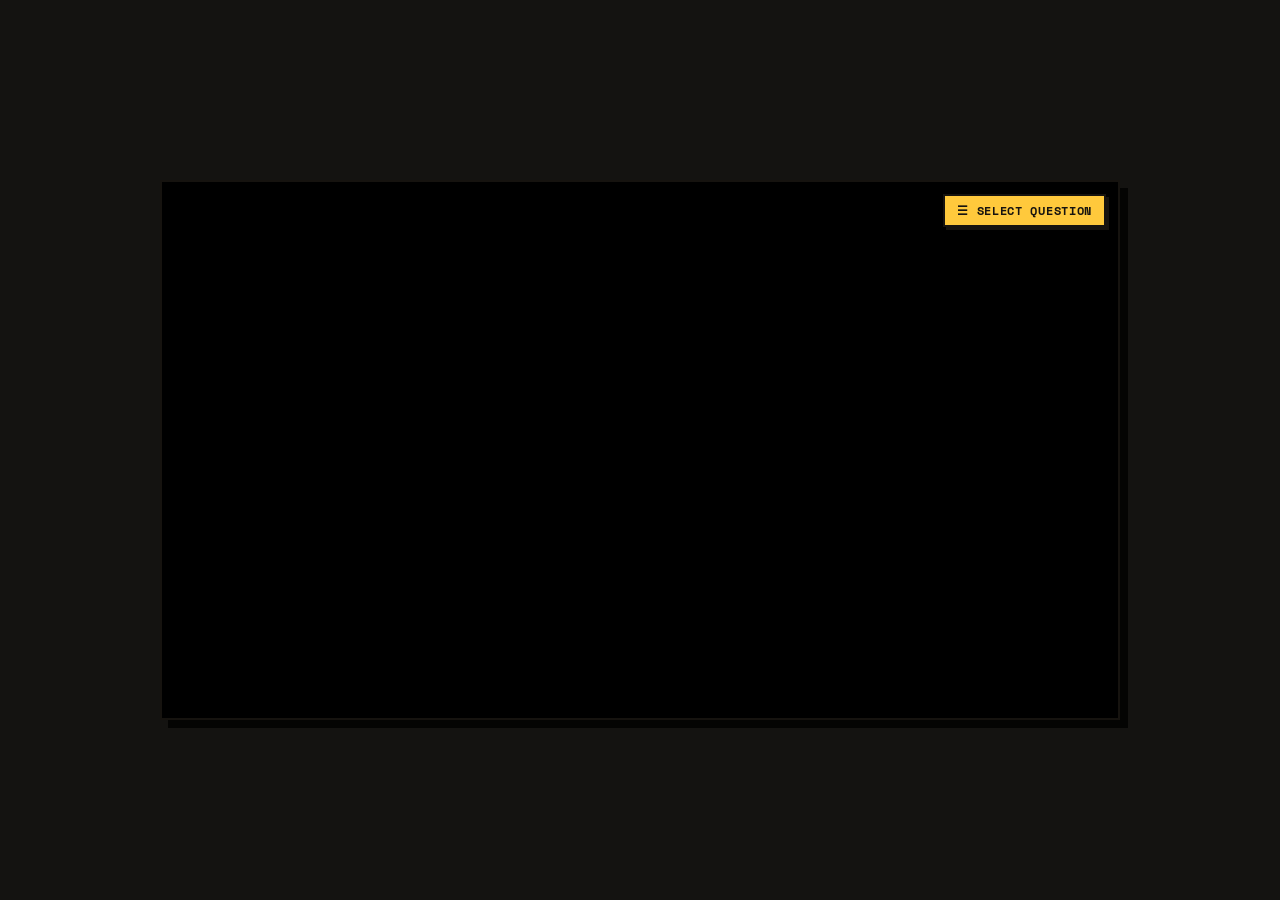
<file: ask me/index.html>
<!DOCTYPE html>
<html lang="en">
<head>
<meta charset="utf-8"/>
<meta name="viewport" content="width=device-width, initial-scale=1"/>
<title>James Amit — Interactive Video Dashboard</title>
<link rel="preconnect" href="https://fonts.googleapis.com"/>
<link rel="preconnect" href="https://fonts.gstatic.com" crossorigin/>
<link href="https://fonts.googleapis.com/css2?family=Fraunces:ital,opsz,wght@0,9..144,700;0,9..144,800;1,9..144,400&family=Inter:wght@400;500;600&family=Space+Mono:wght@400;700&display=swap" rel="stylesheet"/>
<style>
  :root {
    --bg-paper: #F4EFE6;
    --ink: #16130F;
    --accent-orange: #FF4D2E;
    --accent-blue: #2B4CFF;
    --accent-yellow: #FFC93C;
    --accent-mint: #8FE3C0;
    --accent-pink: #FFB3C7;
    --dark-container: #141311;
    --dark-card: #1D1B17;
    
    --font-heading: 'Fraunces', Georgia, serif;
    --font-body: 'Inter', system-ui, -apple-system, sans-serif;
    --font-mono: 'Space Mono', monospace;
  }

  * { box-sizing: border-box; margin: 0; padding: 0; }

  body {
    background-color: var(--dark-container);
    color: #F4EFE6;
    font-family: var(--font-body);
    display: flex;
    justify-content: center;
    align-items: center;
    min-height: 100vh;
    padding: 10px;
  }

  .embedded-video-widget {
    position: relative;
    width: 100%;
    max-width: 960px;
    aspect-ratio: 16 / 9;
    background-color: #000;
    border: 2px solid var(--ink);
    box-shadow: 8px 8px 0px rgba(0,0,0,0.8);
    overflow: hidden;
    user-select: none;
    container-type: inline-size;
  }

  video {
    width: 100%;
    height: 100%;
    object-fit: cover;
    display: block;
  }

  .menu-toggle-btn {
    position: absolute;
    top: 12px;
    right: 12px;
    z-index: 30;
    background: var(--accent-yellow);
    color: var(--ink);
    border: 2px solid var(--ink);
    box-shadow: 3px 3px 0px var(--ink);
    padding: 6px 12px;
    font-family: var(--font-mono);
    font-size: clamp(0.6rem, 1.2vw, 0.72rem);
    font-weight: 700;
    text-transform: uppercase;
    letter-spacing: 0.06em;
    cursor: pointer;
    display: flex;
    align-items: center;
    gap: 6px;
    transition: transform 0.15s, box-shadow 0.15s, background-color 0.15s;
  }

  .menu-toggle-btn:hover {
    transform: translate(-1px, -1px);
    box-shadow: 4px 4px 0px var(--ink);
    background: #ffdb70;
  }

  .menu-drawer {
    position: absolute;
    inset: 0;
    background: rgba(20, 19, 17, 0.95);
    backdrop-filter: blur(8px);
    z-index: 20;
    display: flex;
    flex-direction: column;
    justify-content: space-between;
    padding: clamp(10px, 2.5vw, 20px);
    opacity: 0;
    pointer-events: none;
    transition: opacity 0.25s ease;
  }

  .menu-drawer.open {
    opacity: 1;
    pointer-events: auto;
  }

  .drawer-header {
    display: flex;
    justify-content: space-between;
    align-items: center;
    border-bottom: 2px solid rgba(244, 239, 230, 0.2);
    padding-bottom: 8px;
    margin-bottom: 8px;
    flex-shrink: 0;
  }

  .drawer-title {
    font-family: var(--font-heading);
    font-size: clamp(0.95rem, 2.2vw, 1.3rem);
    color: var(--bg-paper);
  }

  .progress-badge {
    font-family: var(--font-mono);
    font-size: clamp(0.58rem, 1vw, 0.7rem);
    background: var(--accent-mint);
    color: var(--ink);
    padding: 2px 6px;
    border: 1px solid var(--ink);
    font-weight: bold;
  }

  /* Question Grid: Responsive Scrollable Area */
  .questions-grid {
    display: grid;
    grid-template-columns: repeat(2, 1fr);
    gap: 8px;
    overflow-y: auto;
    padding-right: 4px;
    flex: 1;
    margin-bottom: 8px;
  }

  /* Custom Scrollbar for Drawer */
  .questions-grid::-webkit-scrollbar {
    width: 5px;
  }
  .questions-grid::-webkit-scrollbar-track {
    background: rgba(255, 255, 255, 0.05);
  }
  .questions-grid::-webkit-scrollbar-thumb {
    background: var(--accent-yellow);
    border-radius: 2px;
  }

  @container (max-width: 520px) {
    .questions-grid {
      grid-template-columns: 1fr;
      gap: 6px;
    }
  }

  .q-card {
    background: var(--dark-card);
    border: 2px solid rgba(244, 239, 230, 0.2);
    padding: clamp(8px, 1.5vw, 12px);
    cursor: pointer;
    text-align: left;
    transition: all 0.2s ease;
    display: flex;
    flex-direction: column;
    justify-content: center;
    position: relative;
    color: #F4EFE6;
    min-height: 52px;
  }

  .q-card:hover {
    border-color: var(--accent-yellow);
    transform: translateY(-1px);
  }

  .q-card.active {
    border-color: var(--accent-orange);
    background: #26221c;
  }

  .q-card.completed::after {
    content: "✓ WATCHED";
    position: absolute;
    top: 6px;
    right: 6px;
    font-family: var(--font-mono);
    font-size: clamp(0.5rem, 0.8vw, 0.6rem);
    background: var(--accent-mint);
    color: var(--ink);
    padding: 1px 4px;
    font-weight: bold;
  }

  .q-tag {
    font-family: var(--font-mono);
    font-size: clamp(0.58rem, 1vw, 0.68rem);
    color: var(--accent-yellow);
    text-transform: uppercase;
    margin-bottom: 2px;
  }

  .q-text {
    font-family: var(--font-body);
    font-size: clamp(0.72rem, 1.2vw, 0.85rem);
    font-weight: 500;
    line-height: 1.25;
    padding-right: 45px;
  }

  .drawer-footer {
    display: flex;
    justify-content: space-between;
    align-items: center;
    gap: 10px;
    flex-shrink: 0;
    border-top: 1px solid rgba(244, 239, 230, 0.15);
    padding-top: 8px;
  }

  .bg-vol-control {
    display: flex;
    align-items: center;
    gap: 6px;
    font-family: var(--font-mono);
    font-size: clamp(0.58rem, 1vw, 0.68rem);
    color: #A79F8F;
  }

  .bg-vol-slider {
    width: clamp(50px, 10vw, 80px);
    height: 4px;
    accent-color: var(--accent-yellow);
    cursor: pointer;
  }

  .title-btn {
    background: transparent;
    border: 1px solid rgba(244, 239, 230, 0.4);
    color: #F4EFE6;
    font-family: var(--font-mono);
    font-size: clamp(0.58rem, 1vw, 0.7rem);
    padding: 4px 8px;
    cursor: pointer;
  }

  .title-btn:hover {
    border-color: #FFF;
    background: rgba(255,255,255,0.1);
  }

  .controls-bar {
    position: absolute;
    bottom: 0;
    left: 0;
    right: 0;
    background: linear-gradient(transparent, rgba(0,0,0,0.85));
    padding: 16px 12px 8px;
    display: flex;
    align-items: center;
    gap: 10px;
    z-index: 10;
    opacity: 0;
    transition: opacity 0.3s;
  }

  .embedded-video-widget:hover .controls-bar,
  .controls-bar.active {
    opacity: 1;
  }

  .ctrl-btn {
    background: none;
    border: none;
    color: #FFF;
    font-size: 1rem;
    cursor: pointer;
  }

  .progress-bar-container {
    flex: 1;
    height: 5px;
    background: rgba(255, 255, 255, 0.3);
    cursor: pointer;
    position: relative;
  }

  .progress-bar-fill {
    height: 100%;
    background: var(--accent-orange);
    width: 0%;
  }

  .completion-modal {
    position: absolute;
    inset: 0;
    background: rgba(20, 19, 17, 0.95);
    z-index: 40;
    display: flex;
    justify-content: center;
    align-items: center;
    padding: 16px;
    opacity: 0;
    pointer-events: none;
    transition: opacity 0.3s ease;
  }

  .completion-modal.active {
    opacity: 1;
    pointer-events: auto;
  }

  .modal-card {
    background: var(--bg-paper);
    color: var(--ink);
    border: 2px solid var(--ink);
    box-shadow: 6px 6px 0px var(--accent-orange);
    padding: clamp(16px, 3vw, 24px);
    max-width: 440px;
    text-align: center;
    transform: rotate(-0.5deg);
  }

  .modal-card h3 {
    font-family: var(--font-heading);
    font-size: clamp(1.3rem, 3vw, 1.7rem);
    margin-bottom: 8px;
  }

  .modal-card p {
    font-size: clamp(0.8rem, 1.5vw, 0.92rem);
    color: #5d564a;
    margin-bottom: 16px;
  }

  .modal-btn-group {
    display: flex;
    gap: 8px;
    justify-content: center;
    flex-wrap: wrap;
  }

  .btn {
    display: inline-flex;
    align-items: center;
    gap: 6px;
    padding: 10px 16px;
    border: 2px solid var(--ink);
    font-weight: 600;
    text-decoration: none;
    cursor: pointer;
    background: var(--bg-paper);
    color: var(--ink);
    box-shadow: 3px 3px 0px var(--ink);
    font-size: clamp(0.75rem, 1.2vw, 0.85rem);
    font-family: var(--font-body);
  }

  .btn.li { background: #0a66c2; color: #fff; }
  .btn:hover { transform: translate(1px, 1px); box-shadow: 2px 2px 0px var(--ink); }
</style>
</head>
<body>

<div class="embedded-video-widget" id="videoWidget">
  <!-- Title video plays on start -->
  <video id="mainVideo" playsinline muted loop src="videos/00.mp4"></video>
  <audio id="bgMusic" src="videos/bg.mp3" loop></audio>

  <button class="menu-toggle-btn" id="menuToggleBtn">
    <span>☰ Select Question</span>
  </button>

  <div class="menu-drawer" id="menuDrawer">
    <div class="drawer-header">
      <div class="drawer-title">Interactive Q&amp;A Dashboard</div>
      <div class="progress-badge" id="progressBadge">PROGRESS: 0/4</div>
    </div>

    <!-- Scrollable Questions Container -->
    <div class="questions-grid">
      <div class="q-card" data-q="1">
        <div class="q-tag">Question 01</div>
        <div class="q-text">What is ADDIE, and when should you use it?</div>
      </div>
      <div class="q-card" data-q="2">
        <div class="q-tag">Question 02</div>
        <div class="q-text">How do you know if a problem actually requires training?</div>
      </div>
      <div class="q-card" data-q="3">
        <div class="q-tag">Question 03</div>
        <div class="q-text">How do you turn complex info into engaging microlearning?</div>
      </div>
      <div class="q-card" data-q="4">
        <div class="q-tag">Question 04</div>
        <div class="q-text">How do you measure if training improves employee performance?</div>
      </div>
    </div>

    <div class="drawer-footer">
      <button class="title-btn" id="resetTitleBtn">↺ Title Screen</button>
      
      <!-- BGM Volume Controls -->
      <div class="bg-vol-control">
        <span>🎵 BGM</span>
        <input type="range" id="bgVolumeSlider" class="bg-vol-slider" min="0" max="1" step="0.05" value="0.4">
      </div>
    </div>
  </div>

  <div class="controls-bar" id="controlsBar">
    <button class="ctrl-btn" id="playPauseBtn">▶</button>
    <div class="progress-bar-container" id="progressBarContainer">
      <div class="progress-bar-fill" id="progressBarFill"></div>
    </div>
    <button class="ctrl-btn" id="muteBtn">🔊</button>
  </div>

  <div class="completion-modal" id="completionModal">
    <div class="modal-card">
      <h3>That's a wrap! 🎬</h3>
      <p>Thanks for watching all four answers! Interested in discussing instructional design, telecommunications training, or custom learning projects?</p>
      <div class="modal-btn-group">
        <a class="btn li" href="https://www.linkedin.com/in/amitjamesmadr/" target="_blank" rel="noopener">Message me on LinkedIn ↗</a>
        <button class="btn" id="replayBtn">Replay Videos</button>
      </div>
    </div>
  </div>
</div>

<script>
  const videoWidget = document.getElementById('videoWidget');
  const mainVideo = document.getElementById('mainVideo');
  const bgMusic = document.getElementById('bgMusic');
  const bgVolumeSlider = document.getElementById('bgVolumeSlider');
  const menuToggleBtn = document.getElementById('menuToggleBtn');
  const menuDrawer = document.getElementById('menuDrawer');
  const resetTitleBtn = document.getElementById('resetTitleBtn');
  const playPauseBtn = document.getElementById('playPauseBtn');
  const progressBarContainer = document.getElementById('progressBarContainer');
  const progressBarFill = document.getElementById('progressBarFill');
  const muteBtn = document.getElementById('muteBtn');
  const progressBadge = document.getElementById('progressBadge');
  const completionModal = document.getElementById('completionModal');
  const replayBtn = document.getElementById('replayBtn');
  const qCards = document.querySelectorAll('.q-card');

  let currentVideoIndex = 0; // 0 = Title Video (00.mp4)
  const completedQuestions = new Set();
  let userBGMVolume = 0.4;

  // Initial sound setup
  bgMusic.volume = userBGMVolume;
  bgMusic.play().catch(() => {
    document.addEventListener('click', () => bgMusic.play(), { once: true });
  });

  // Dynamic Volume Control Slider
  bgVolumeSlider.addEventListener('input', (e) => {
    userBGMVolume = parseFloat(e.target.value);
    adjustAudioDucking(currentVideoIndex !== 0);
  });

  // Audio ducking calculation based on user's volume setting
  function adjustAudioDucking(isQAActive) {
    const targetVolume = isQAActive ? userBGMVolume * 0.2 : userBGMVolume;
    let fadeInterval = setInterval(() => {
      if (Math.abs(bgMusic.volume - targetVolume) < 0.02) {
        bgMusic.volume = targetVolume;
        clearInterval(fadeInterval);
      } else if (bgMusic.volume < targetVolume) {
        bgMusic.volume += 0.02;
      } else {
        bgMusic.volume -= 0.02;
      }
    }, 40);
  }

  function playVideoSource(index) {
    currentVideoIndex = index;
    const formattedIndex = String(index).padStart(2, '0');
    mainVideo.src = `videos/${formattedIndex}.mp4`;

    if (index === 0) {
      mainVideo.loop = true;
      mainVideo.muted = true;
      adjustAudioDucking(false);
    } else {
      mainVideo.loop = false;
      mainVideo.muted = false;
      adjustAudioDucking(true);
    }

    mainVideo.play().catch(err => console.log('Autoplay restricted:', err));
    updateActiveCard();
  }

  function updateActiveCard() {
    qCards.forEach(card => {
      const qNum = parseInt(card.dataset.q);
      card.classList.toggle('active', qNum === currentVideoIndex);
    });
  }

  menuToggleBtn.addEventListener('click', () => {
    menuDrawer.classList.toggle('open');
  });

  qCards.forEach(card => {
    card.addEventListener('click', () => {
      const qNum = parseInt(card.dataset.q);
      playVideoSource(qNum);
      menuDrawer.classList.remove('open');
    });
  });

  resetTitleBtn.addEventListener('click', () => {
    playVideoSource(0);
    menuDrawer.classList.remove('open');
  });

  mainVideo.addEventListener('timeupdate', () => {
    if (mainVideo.duration) {
      const pct = (mainVideo.currentTime / mainVideo.duration) * 100;
      progressBarFill.style.width = pct + '%';
    }
  });

  mainVideo.addEventListener('ended', () => {
    if (currentVideoIndex > 0) {
      completedQuestions.add(currentVideoIndex);
      const card = document.querySelector(`.q-card[data-q="${currentVideoIndex}"]`);
      if (card) card.classList.add('completed');

      progressBadge.textContent = `PROGRESS: ${completedQuestions.size}/4`;

      if (completedQuestions.size === 4) {
        setTimeout(() => {
          completionModal.classList.add('active');
        }, 400);
      } else {
        menuDrawer.classList.add('open');
      }
    }
  });

  playPauseBtn.addEventListener('click', () => {
    if (mainVideo.paused) {
      mainVideo.play();
      playPauseBtn.textContent = '⏸';
    } else {
      mainVideo.pause();
      playPauseBtn.textContent = '▶';
    }
  });

  progressBarContainer.addEventListener('click', (e) => {
    const rect = progressBarContainer.getBoundingClientRect();
    const pos = (e.clientX - rect.left) / rect.width;
    mainVideo.currentTime = pos * mainVideo.duration;
  });

  muteBtn.addEventListener('click', () => {
    mainVideo.muted = !mainVideo.muted;
    muteBtn.textContent = mainVideo.muted ? '🔇' : '🔊';
  });

  replayBtn.addEventListener('click', () => {
    completionModal.classList.remove('active');
    playVideoSource(0);
    menuDrawer.classList.add('open');
  });
</script>

</body>
</html>
</file>
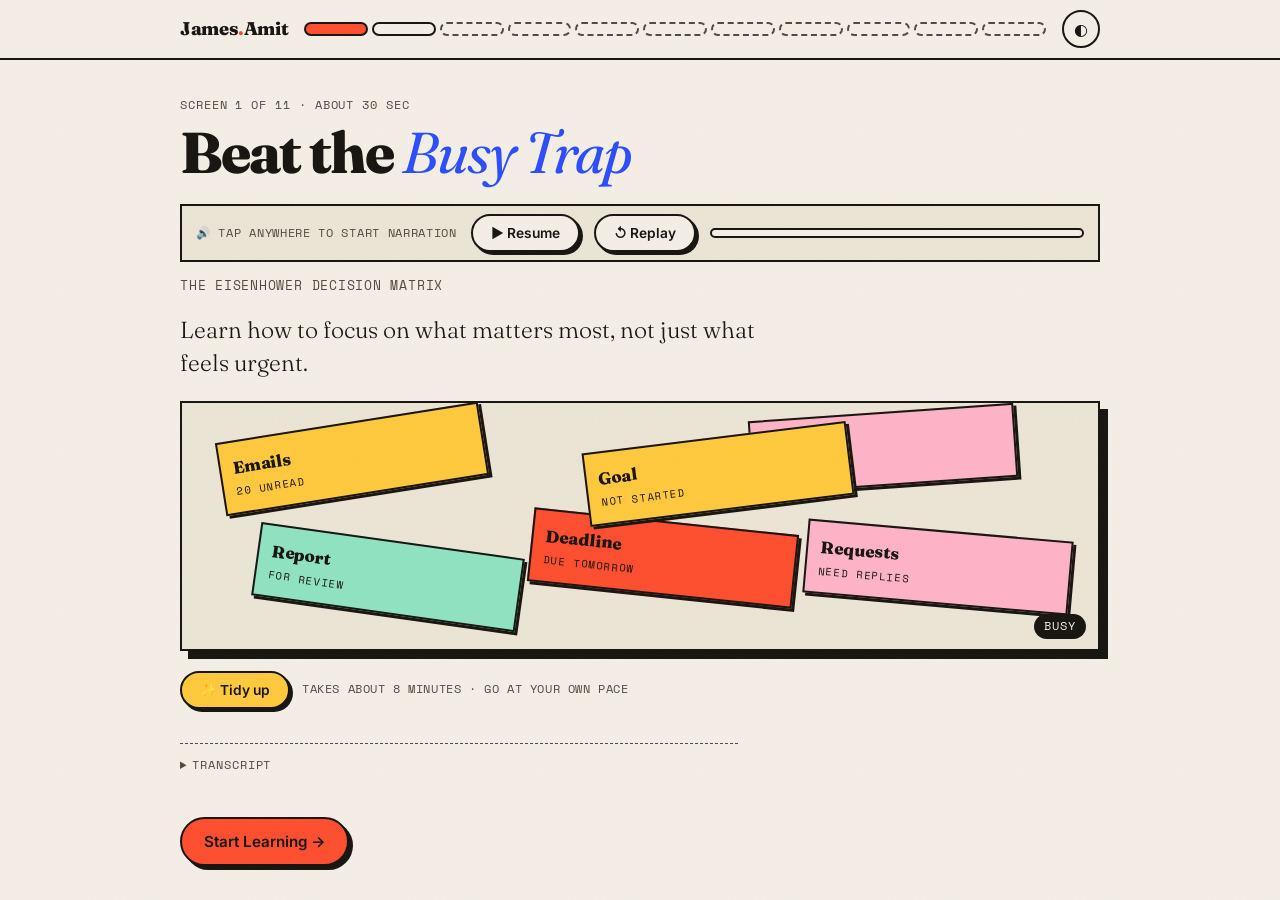
<file: Courses/Eisenhower/Eisenhower Micro Learning.html>
<!DOCTYPE html>
<html lang="en">
<head>
<meta charset="utf-8"/>
<meta name="viewport" content="width=device-width,initial-scale=1"/>
<title>Beat the Busy Trap: Eisenhower Decision Matrix</title>
<link rel="preconnect" href="https://fonts.googleapis.com"/>
<link rel="preconnect" href="https://fonts.gstatic.com" crossorigin/>
<link href="https://fonts.googleapis.com/css2?family=Fraunces:ital,opsz,wght@0,9..144,300;0,9..144,600;0,9..144,800;1,9..144,400;1,9..144,700&family=Inter:wght@400;500;600&family=Space+Mono:wght@400;700&display=swap" rel="stylesheet"/>
<style>
:root{
  color-scheme:light;
  --paper:#f4efe6; --paper-2:#ece5d6; --ink:#16130f; --muted:#4f493e;
  --accent:#ff4d2e; --accent-2:#2b4cff; --sun:#ffc93c; --mint:#8fe3c0; --pink:#ffb3c7;
  --on-fill:#16130f; --accent-text:#b3260c; --hl:#2b4cff;
  --rule:2px solid var(--ink);
  --serif:'Fraunces',Georgia,serif; --sans:'Inter',system-ui,sans-serif; --mono:'Space Mono',ui-monospace,monospace;
}
:root[data-theme="dark"]{color-scheme:dark;--paper:#14120f;--paper-2:#1d1a15;--ink:#f4efe6;--muted:#c4bcab;
  --accent:#b8321a;--sun:#8a6200;--mint:#1f6b52;--pink:#9a3358;--on-fill:#f4efe6;--accent-text:#ff8f78;--hl:#ffc93c}
[hidden]{display:none!important}
.sr{position:absolute;width:1px;height:1px;overflow:hidden;clip:rect(0 0 0 0);white-space:nowrap}
*{box-sizing:border-box;margin:0;padding:0}
html{scroll-behavior:smooth}
body{background:var(--paper);color:var(--ink);font-family:var(--sans);line-height:1.6;-webkit-font-smoothing:antialiased;min-height:100vh;display:flex;flex-direction:column}
button,select,input{font-family:inherit;color:inherit}
::selection{background:var(--accent);color:#fff}
:focus-visible{outline:3px solid var(--accent-2);outline-offset:3px}
:root[data-theme="dark"] :focus-visible{outline-color:#ffc93c}
.mono{font-family:var(--mono);font-size:.72rem;letter-spacing:.08em;text-transform:uppercase}
body::before{content:"";position:fixed;inset:0;pointer-events:none;z-index:100;opacity:.05;
  background-image:url("data:image/svg+xml,%3Csvg xmlns='http://www.w3.org/2000/svg' width='160' height='160'%3E%3Cfilter id='n'%3E%3CfeTurbulence type='fractalNoise' baseFrequency='.9' numOctaves='2'/%3E%3C/filter%3E%3Crect width='100%25' height='100%25' filter='url(%23n)'/%3E%3C/svg%3E")}

/* top bar */
.top{border-bottom:var(--rule);background:var(--paper);position:sticky;top:0;z-index:20}
.top-in{max-width:960px;margin:0 auto;padding:10px 20px;display:flex;align-items:center;gap:16px}
.brand{font-family:var(--serif);font-weight:800;letter-spacing:-.02em;font-size:1.15rem}
.brand i{color:var(--accent);font-style:normal}
.prog{flex:1;display:flex;gap:4px}
.prog button{flex:1;height:14px;border:2px solid var(--ink);border-radius:99px;background:transparent;transition:background .3s;cursor:pointer;padding:0}
.prog button.done{background:var(--ink)}
.prog button.now{background:var(--accent)}
.prog button:disabled{border-style:dashed;border-color:var(--muted);cursor:not-allowed}
.icon-btn{border:var(--rule);background:transparent;width:38px;height:38px;border-radius:50%;cursor:pointer;font-size:1rem;display:grid;place-items:center;transition:.2s}
.icon-btn:hover{background:var(--sun);color:var(--on-fill);transform:rotate(-12deg)}

/* stage */
main{flex:1;width:100%;max-width:960px;margin:0 auto;padding:36px 20px 20px}
.screen{animation:rise .45s ease both}
@keyframes rise{from{opacity:0;transform:translateY(16px)}to{opacity:1;transform:none}}
.meta{color:var(--muted);margin-bottom:10px}
h2.st{font-family:var(--serif);font-weight:800;font-size:clamp(2.1rem,6vw,3.6rem);letter-spacing:-.035em;line-height:1;margin-bottom:22px;outline:none}
h2.st em{font-weight:400;font-style:italic;color:var(--hl)}
.lede{font-family:var(--serif);font-weight:300;font-size:clamp(1.15rem,2.2vw,1.45rem);line-height:1.38;max-width:44ch;margin-bottom:22px}
.sub{font-family:var(--mono);font-size:.8rem;letter-spacing:.06em;text-transform:uppercase;color:var(--muted);margin:-8px 0 18px}
p.t{max-width:62ch;margin-bottom:14px;font-size:1.05rem}
.hint{font-family:var(--mono);font-size:.74rem;letter-spacing:.05em;text-transform:uppercase;color:var(--muted);margin-top:14px}
.tr{margin-top:34px;border-top:1px dashed var(--muted);padding-top:12px;font-size:.92rem;color:var(--muted);max-width:62ch}
.tr summary{cursor:pointer;font-family:var(--mono);font-size:.72rem;letter-spacing:.08em;text-transform:uppercase}
.tr p{margin-top:8px}

/* buttons */
.btn{display:inline-flex;align-items:center;gap:10px;padding:13px 22px;border:var(--rule);border-radius:99px;font-weight:600;cursor:pointer;background:var(--paper);color:var(--ink);box-shadow:4px 4px 0 var(--ink);transition:transform .15s,box-shadow .15s;font-size:.95rem}
.btn:hover:not(:disabled){transform:translate(2px,2px);box-shadow:2px 2px 0 var(--ink)}
.btn:active:not(:disabled){transform:translate(4px,4px);box-shadow:0 0 0 var(--ink)}
.btn.hot{background:var(--accent);color:var(--on-fill)}
.btn.sun{background:var(--sun);color:var(--on-fill)}
.btn.mint{background:var(--mint);color:var(--on-fill)}
.btn:disabled{background:var(--paper-2)!important;color:var(--muted)!important;border-style:dashed;cursor:not-allowed;box-shadow:none}
.btn.sm{padding:9px 18px;font-size:.86rem;box-shadow:3px 3px 0 var(--ink)}
.row{display:flex;flex-wrap:wrap;gap:12px;align-items:center}

/* nav */
.nav{max-width:960px;margin:0 auto;width:100%;padding:18px 20px 34px;display:flex;justify-content:space-between;align-items:center;gap:12px}
.linkbtn{background:none;border:0;cursor:pointer;font-family:var(--mono);font-size:.78rem;letter-spacing:.06em;text-transform:uppercase;text-decoration:underline;text-decoration-thickness:2px;text-underline-offset:4px;color:var(--ink)}
.linkbtn:hover{color:var(--accent-text)}
.linkbtn[hidden]{display:none}

/* welcome desk */
.desk{position:relative;height:250px;border:var(--rule);background:var(--paper-2);box-shadow:8px 8px 0 var(--ink);margin:6px 0 20px;overflow:hidden}
.note{position:absolute;width:29%;padding:12px 12px;border:var(--rule);font-family:var(--serif);font-weight:800;font-size:1.05rem;color:var(--on-fill);left:var(--sx);top:var(--sy);transform:rotate(var(--sr));transition:left .9s cubic-bezier(.3,1.2,.5,1),top .9s cubic-bezier(.3,1.2,.5,1),transform .9s cubic-bezier(.3,1.2,.5,1);box-shadow:3px 3px 0 var(--ink)}
.note small{display:block;font-family:var(--mono);font-weight:400;font-size:.66rem;letter-spacing:.06em;text-transform:uppercase;margin-top:2px}
.desk.tidy .note{left:var(--tx);top:var(--ty);transform:rotate(0)}
.desk-state{position:absolute;right:12px;bottom:10px;font-family:var(--mono);font-size:.72rem;letter-spacing:.08em;text-transform:uppercase;background:var(--ink);color:var(--paper);padding:3px 10px;border-radius:99px}

/* choice cards */
.choices{display:grid;grid-template-columns:repeat(auto-fit,minmax(200px,1fr));gap:14px;margin:16px 0}
.choice{display:flex;gap:12px;align-items:center;text-align:left;padding:16px;border:var(--rule);background:var(--paper);cursor:pointer;box-shadow:4px 4px 0 var(--ink);transition:.15s;font-weight:500;font-size:1rem}
.choice:hover{transform:translate(2px,2px);box-shadow:2px 2px 0 var(--ink)}
.choice .em{font-size:1.8rem;line-height:1}
.choice[aria-pressed="true"]{background:var(--sun);color:var(--on-fill)}
.reflect{border:var(--rule);background:var(--paper-2);padding:20px 22px;margin-top:20px;animation:rise .4s both}
.reflect p{max-width:60ch;margin-bottom:12px}
.pills{display:flex;flex-wrap:wrap;gap:10px}
.pill{border:var(--rule);border-radius:99px;padding:4px 14px;font-weight:600;font-size:.9rem;color:var(--on-fill)}
.pill.a{background:var(--accent)}.pill.b{background:var(--mint)}.pill.c{background:var(--pink)}

/* objectives */
.objs{display:grid;grid-template-columns:repeat(auto-fit,minmax(220px,1fr));gap:18px}
.obj{display:block;width:100%;text-align:left;font:inherit;color:var(--ink);cursor:pointer;border:var(--rule);padding:22px;background:var(--paper);box-shadow:5px 5px 0 var(--ink);transition:transform .2s}
.obj:hover{transform:translateY(-5px) rotate(-1deg)}
.obj .ic{width:54px;height:54px;border-radius:50%;border:var(--rule);display:grid;place-items:center;font-size:1.6rem;margin-bottom:12px;color:var(--on-fill)}
.obj:nth-child(1) .ic{background:var(--sun)}.obj:nth-child(2) .ic{background:var(--mint)}.obj:nth-child(3) .ic{background:var(--pink)}
.obj b{font-family:var(--serif);font-size:1.25rem;line-height:1.15;display:block;margin-bottom:6px}
.obj span{color:var(--muted);font-size:.95rem}

/* matrix */
.mx{display:grid;grid-template-columns:34px 1fr 1fr;gap:8px;margin:10px 0 18px}
.mx .ch,.mx .rh{font-family:var(--mono);font-size:.76rem;letter-spacing:.08em;text-transform:uppercase;font-weight:700;display:grid;place-items:center;padding:6px;border:2px solid transparent;border-radius:10px;transition:.2s;text-align:center}
.mx .rh{padding:2px}
.mx .rh span{writing-mode:vertical-rl;transform:rotate(180deg);white-space:nowrap}
.mx.hl-u .ch,.mx.hl-i .rh{background:var(--sun);color:var(--on-fill);border-color:var(--ink)}
.mx.hl-u .ch::before{content:"→ ";}
.mx.hl-i .rh span::after{content:" ↓"}
.q{border:var(--rule);padding:12px 14px;min-height:112px;display:flex;flex-direction:column;gap:6px;text-align:left;font:inherit;color:var(--on-fill);box-shadow:3px 3px 0 var(--ink);transition:.15s;position:relative;background:var(--paper-2)}
.q1{background:var(--accent)}.q2{background:var(--mint)}.q3{background:var(--sun)}.q4{background:var(--pink)}
button.q{cursor:pointer}
button.q:hover{transform:translate(-2px,-2px);box-shadow:5px 5px 0 var(--ink)}
.q.sel{outline:4px solid var(--ink);outline-offset:2px}
.q.over{outline:4px dashed var(--ink);outline-offset:2px;transform:scale(1.02)}
.qh{display:flex;gap:8px;align-items:center;font-family:var(--mono);font-size:.78rem;letter-spacing:.04em;text-transform:uppercase}
.qh .qi{font-size:1.3rem}
.qs{font-size:.84rem;line-height:1.3}
.q .tick{position:absolute;right:10px;top:8px;font-weight:700;display:none}
.q.seen .tick{display:block}
.chipbox{display:flex;flex-wrap:wrap;gap:6px;margin-top:auto}
.mchip{background:#f4efe6;color:#16130f;border:2px solid #16130f;border-radius:99px;padding:2px 10px;font-size:.8rem;font-weight:600;animation:pop .45s cubic-bezier(.3,1.6,.5,1) both}
@keyframes pop{from{transform:scale(.2) translateY(-30px);opacity:0}to{transform:none;opacity:1}}
@media(max-width:560px){.q{min-height:96px;padding:10px}.qs{display:none}.mx{grid-template-columns:26px 1fr 1fr;gap:6px}}

/* panels */
.panel{border:var(--rule);background:var(--paper-2);padding:20px 22px;margin:6px 0 16px;box-shadow:5px 5px 0 var(--ink);animation:rise .35s both}
.panel h3{font-family:var(--serif);font-size:1.45rem;line-height:1.1;margin-bottom:6px}
.panel p{max-width:60ch;margin-bottom:8px}
.panel .ex{font-size:.95rem;color:var(--muted)}
.toggle{display:flex;gap:10px;flex-wrap:wrap;margin-bottom:12px}
.toggle .btn[aria-pressed="true"]{background:var(--sun);color:var(--on-fill)}

/* see it */
.taskcard{border:var(--rule);background:var(--paper);padding:16px 20px;box-shadow:4px 4px 0 var(--ink);margin-bottom:14px;font-family:var(--serif);font-size:1.2rem;line-height:1.3}
.qa{display:flex;flex-direction:column;gap:8px;margin-bottom:14px;min-height:96px}
.qa div{border-left:5px solid var(--ink);padding:2px 12px;animation:rise .35s both}
.qa b{font-family:var(--mono);font-size:.78rem;letter-spacing:.06em;text-transform:uppercase}

/* feedback */
.fb{border:var(--rule);padding:12px 16px;margin-top:14px;animation:rise .3s both;max-width:62ch}
.fb.ok{background:var(--mint);color:var(--on-fill)}
.fb.no{background:var(--pink);color:var(--on-fill)}
.fb.neutral{background:var(--sun);color:var(--on-fill)}
.fb b{display:block}

/* practice / quiz */
.scn{border:var(--rule);background:var(--paper);box-shadow:5px 5px 0 var(--ink);padding:22px;margin-bottom:16px}
.scn .lt{font-family:var(--serif);font-weight:800;font-style:italic;font-size:2.4rem;line-height:1;color:var(--accent-text);margin-right:12px}
.scn p{font-family:var(--serif);font-size:1.3rem;line-height:1.3;display:flex;align-items:baseline}
.opts{display:grid;gap:12px;margin-top:6px}
.opts.four{grid-template-columns:repeat(auto-fit,minmax(200px,1fr))}
.opt{border:var(--rule);padding:14px 16px;background:var(--paper);cursor:pointer;text-align:left;font-weight:500;font-size:1rem;box-shadow:3px 3px 0 var(--ink);transition:.15s;display:flex;gap:10px;align-items:center}
.opt:hover:not(:disabled){transform:translate(2px,2px);box-shadow:1px 1px 0 var(--ink);background:var(--sun);color:var(--on-fill)}
.opt:disabled{cursor:default}
.opt.right{background:var(--mint);color:var(--on-fill)}
.opt.wrong{background:var(--pink);color:var(--on-fill)}
.opt .mk{font-weight:700;min-width:1.2em}
.count{font-family:var(--mono);font-size:.76rem;letter-spacing:.08em;text-transform:uppercase;margin-bottom:10px;color:var(--muted)}
.score{font-family:var(--serif);font-weight:800;font-size:4.2rem;line-height:1;letter-spacing:-.04em}
.rev{list-style:none;margin-top:14px;display:grid;gap:10px}
.rev li{border:var(--rule);padding:12px 16px;background:var(--paper);font-size:.95rem}
.rev li b{display:block;margin-bottom:2px}

/* apply */
.apply{display:grid;grid-template-columns:1.05fr 1fr;gap:26px;align-items:start}
@media(max-width:820px){.apply{grid-template-columns:1fr}}
.tks{display:grid;gap:12px}
.tk{border:var(--rule);background:var(--paper);padding:12px 14px;box-shadow:3px 3px 0 var(--ink);cursor:grab}
.tk:active{cursor:grabbing}
.tk .tt{display:flex;gap:10px;align-items:flex-start;font-size:.97rem;margin-bottom:8px}
.tk .tn{flex:none;width:26px;height:26px;border-radius:50%;background:var(--ink);color:var(--paper);display:grid;place-items:center;font-family:var(--mono);font-size:.78rem;font-weight:700}
.tk select{width:100%;padding:8px 10px;border:var(--rule);background:var(--paper);font-size:.92rem;border-radius:0}
.tk .tf{font-size:.86rem;margin-top:8px;padding:6px 10px;border:2px solid var(--ink);animation:rise .3s both;color:var(--on-fill)}
.tk .tf.ok{background:var(--mint)}.tk .tf.no{background:var(--pink)}

/* closing */
.mini{width:100%;padding:12px 14px;border:var(--rule);background:var(--paper);font-size:1rem;margin-bottom:12px}
.yn{display:flex;gap:10px;align-items:center;margin-bottom:12px;flex-wrap:wrap}
.yn b{min-width:90px;font-family:var(--mono);font-size:.78rem;letter-spacing:.06em;text-transform:uppercase}
.slogan{font-family:var(--serif);font-weight:800;font-style:italic;font-size:clamp(1.5rem,4vw,2.2rem);letter-spacing:-.02em;margin:20px 0 6px}
.slogan em{color:var(--accent-text)}
.done-card{text-align:center;padding:44px 20px;border:var(--rule);background:var(--paper-2);box-shadow:8px 8px 0 var(--ink)}
.done-card .big{font-size:4rem;line-height:1;margin-bottom:10px;display:inline-block;animation:wob 2.5s ease-in-out infinite}
@keyframes wob{50%{transform:rotate(10deg) scale(1.1)}}
.done-card h2{font-family:var(--serif);font-weight:800;font-size:clamp(2rem,6vw,3.2rem);letter-spacing:-.03em;line-height:1;margin-bottom:12px}
/* objectives reveal */
.obj .ic{display:grid}
.obj .full{display:none;color:var(--ink);font-size:1rem}
.obj.open{background:var(--paper-2)}
.obj.open .full{display:block}
.obj.open .tap{display:none}
.obj .tap{font-family:var(--mono);font-size:.72rem;letter-spacing:.06em;text-transform:uppercase}
/* tracker */
.trk{max-width:960px;margin:0 auto;width:100%;padding:0 20px}
.trk-in{border:var(--rule);background:var(--paper-2);padding:12px 16px;display:flex;flex-wrap:wrap;gap:8px 20px;align-items:center}
.trk-in>b{font-family:var(--mono);font-size:.74rem;letter-spacing:.08em;text-transform:uppercase}
.trk .it{display:inline-flex;gap:8px;align-items:center;font-size:.92rem}
.trk .it i{font-style:normal;font-weight:700;width:1.4em;height:1.4em;border:2px solid var(--ink);border-radius:50%;display:grid;place-items:center;font-size:.72rem;flex:none}
.trk .it.ok i{background:var(--mint);color:var(--on-fill)}
.trk-in.ready{background:var(--mint);color:var(--on-fill)}
.trk-in.ready .it i{border-color:var(--on-fill)}
.trk-in.ready .it.ok i{background:transparent}
/* audio */
.aud{display:flex;flex-wrap:wrap;gap:10px 14px;align-items:center;border:var(--rule);background:var(--paper-2);padding:8px 14px;margin-bottom:22px}
.aud .al{font-family:var(--mono);font-size:.72rem;letter-spacing:.06em;text-transform:uppercase;color:var(--muted)}
.aud audio{display:none}
.abar{flex:1;min-width:120px;height:10px;border:2px solid var(--ink);border-radius:99px;overflow:hidden;background:var(--paper)}
.abar i{display:block;height:100%;width:0;background:var(--accent)}
@media(prefers-reduced-motion:reduce){*{animation:none!important;transition:none!important}}
</style>
</head>
<body>

<header class="top">
  <div class="top-in">
    <span class="brand">James<i>.</i>Amit</span>
    <nav class="prog" id="prog" aria-label="Course progress"></nav>
    <button class="icon-btn" id="themeBtn" aria-label="Toggle dark or light theme">◐</button>
  </div>
</header>

<main id="stage" aria-live="polite"></main>

<div class="trk" id="tracker" hidden></div>

<div class="nav" id="nav">
  <button class="linkbtn" id="backBtn">← Back</button>
  <button class="btn hot" id="nextBtn">Next →</button>
</div>

<script>
/* ===== helpers ===== */
const $=(s,r=document)=>r.querySelector(s), $$=(s,r=document)=>[...r.querySelectorAll(s)];
const esc=s=>String(s).replace(/[&<>"']/g,c=>({'&':'&amp;','<':'&lt;','>':'&gt;','"':'&quot;',"'":'&#39;'}[c]));

/* ===== audio =====
   Put your narration files in a folder called "audio" next to this file:
     audio/01.mp3 ... audio/11.mp3  (one per screen, in screen order)
   Narration starts automatically when each screen opens (learners can pause or replay it).
   Set SHOW_AUDIO_LABELS to false once the files are in place to hide the file names. */
const AUDIO_DIR='audio/';
const AUDIO_FILES=['01.mp3','02.mp3','03.mp3','04.mp3','05.mp3','06.mp3','07.mp3','08.mp3','09.mp3','10.mp3','11.mp3'];
const SHOW_AUDIO_LABELS=true;

/* ===== theme ===== */
(function(){
  let t='light';
  try{t=localStorage.getItem('theme')||(matchMedia('(prefers-color-scheme: dark)').matches?'dark':'light')}catch(e){}
  document.documentElement.dataset.theme=t;
  $('#themeBtn').addEventListener('click',()=>{
    const n=document.documentElement.dataset.theme==='dark'?'light':'dark';
    document.documentElement.dataset.theme=n; try{localStorage.setItem('theme',n)}catch(e){}
  });
})();

/* ===== LMS (SCORM 1.2, only if a host provides it) ===== */
const LMS=(()=>{
  let api=null;
  try{let w=window;for(let i=0;i<8&&!api;i++){if(w.API)api=w.API;if(!api&&w.parent&&w.parent!==w)w=w.parent;else break;}}catch(e){}
  if(api){try{api.LMSInitialize("")}catch(e){api=null}}
  return{set(k,v){try{api&&api.LMSSetValue(k,String(v))}catch(e){}},commit(){try{api&&api.LMSCommit("")}catch(e){}}};
})();

/* ===== data ===== */
const Q={
  1:{name:"DO",icon:"⚡",sub:"Urgent and important",short:"Handle promptly",act:"Do these promptly.",ex:"A system outage stops a customer from using a service."},
  2:{name:"SCHEDULE",icon:"🗓️",sub:"Important, not urgent",short:"Plan time for it",act:"Schedule these before they become urgent.",ex:"Preparing for a project milestone that is due next month."},
  3:{name:"DELEGATE",icon:"🤝",sub:"Urgent, not important to your main goals",short:"Redirect appropriately",act:"Delegate or redirect when someone else is better placed to handle it.",ex:"Routing a routine request to the right teammate before a near-term deadline.",note:"Delegation depends on role, authority, capacity, and agreed ownership."},
  4:{name:"ELIMINATE",icon:"🗑️",sub:"Neither urgent nor important",short:"Remove low-value work",act:"Eliminate or reduce activities that add little value.",ex:"A recurring report that no one uses."}
};
const qLabel=n=>`Q${n} — ${Q[n].name}`;

function matrix(o={}){
  const tag=o.btn?'button':'div';
  const cell=n=>`<${tag} class="q q${n}" data-q="${n}" ${o.btn?'type="button"':''} aria-label="Quadrant ${n}: ${Q[n].name}. ${Q[n].sub}">
    <span class="tick" aria-hidden="true">✓</span>
    <span class="qh"><span class="qi" aria-hidden="true">${Q[n].icon}</span><b>Q${n} · ${Q[n].name}</b></span>
    ${o.text==='sub'?`<span class="qs">${Q[n].sub}</span>`:''}${o.text==='short'?`<span class="qs">${Q[n].short}</span>`:''}
    <span class="chipbox" data-box="${n}"></span></${tag}>`;
  return `<div class="mx" id="${o.id||'mx'}">
    <div></div><div class="ch" data-axis="u">Urgent</div><div class="ch" data-axis="u">Not urgent</div>
    <div class="rh" data-axis="i"><span>Important</span></div>${cell(1)}${cell(2)}
    <div class="rh" data-axis="i"><span>Not important</span></div>${cell(3)}${cell(4)}</div>`;
}
const chip=(t,title)=>`<span class="mchip" ${title?`title="${esc(title)}"`:''}>${esc(t)}</span>`;

/* ===== state ===== */
const S={max:0,tidied:false,hook:null,objs:new Set(),sum:new Set(),seen:new Set(),axis:new Set(),seeA:false,seeDone:false,prac:{i:0,score:0,done:false,ans:{}},
  applyChecked:false,apply:{},q:{i:0,score:0,answered:false,log:[],finished:false},pass:false,score:0,closing:{}};

/* ===== screens ===== */
const R=[];

/* 1 Welcome */
R.push({title:'Beat the <em>Busy Trap</em>',time:'30 sec',nextLabel:'Start Learning →',
narr:"Have you ever ended a busy day feeling like you accomplished a lot, but your most important tasks are still unfinished? In this short course, you'll learn a simple way to decide what deserves your attention first.",
body(){
  const N=[["Emails","20 unread","var(--sun)","4%","8%","-9deg","3%","8%"],["Deadline","due tomorrow","var(--accent)","38%","48%","6deg","35%","8%"],["Meeting","in 10 min","var(--pink)","62%","4%","-4deg","67%","8%"],
           ["Report","for review","var(--mint)","8%","56%","8deg","3%","54%"],["Goal","not started","var(--sun)","44%","14%","-7deg","35%","54%"],["Requests","need replies","var(--pink)","68%","52%","5deg","67%","54%"]];
  return `<p class="sub">The Eisenhower Decision Matrix</p>
  <p class="lede">Learn how to focus on what matters most, not just what feels urgent.</p>
  <div class="desk ${S.tidied?'tidy':''}" id="desk" role="img" aria-label="Sticky notes of work tasks, scattered, then arranged neatly">
    ${N.map(n=>`<div class="note" style="background:${n[2]};--sx:${n[3]};--sy:${n[4]};--sr:${n[5]};--tx:${n[6]};--ty:${n[7]}">${n[0]}<small>${n[1]}</small></div>`).join('')}
    <span class="desk-state" id="deskState">${S.tidied?'Organized':'Busy'}</span>
  </div>
  <div class="row"><button class="btn sun sm" id="tidyBtn" aria-pressed="${S.tidied}">${S.tidied?'Messy again':'✨ Tidy up'}</button><span class="hint" style="margin:0">Takes about 8 minutes · go at your own pace</span></div>`;
},
init(){
  const desk=$('#desk'),st=$('#deskState'),b=$('#tidyBtn');
  const paint=()=>{desk.classList.toggle('tidy',S.tidied);st.textContent=S.tidied?'Organized':'Busy';b.textContent=S.tidied?'Messy again':'✨ Tidy up';b.setAttribute('aria-pressed',S.tidied)};
  b.addEventListener('click',()=>{S.tidied=!S.tidied;paint()});
  if(!S.tidied){setTimeout(()=>{if($('#desk')===desk&&!S.tidied){S.tidied=true;paint()}},1800)}
}});

/* 2 Hook */
R.push({title:'Busy or <em>productive?</em>',time:'45 sec',req:()=>[["Choose what you would do first",S.hook!==null]],
narr:"All these tasks may seem important when they compete for your attention. But should they all receive the same amount of time? The key is to decide which tasks need action now, which need planning, and which can wait or be removed.",
body(){
  const C=[["📧","Answer the emails"],["⏰","Prepare for tomorrow's deadline"],["👥","Attend the meeting"],["🎯","Work on the long-term goal"]];
  return `<p class="lede">Imagine this: you have 20 unread emails, a project deadline tomorrow, a team meeting in 10 minutes, and a long-term goal you have not started.</p>
  <p class="t"><b>What would you normally do first?</b></p>
  <div class="choices" role="group" aria-label="Choose what you would do first">
    ${C.map((c,i)=>`<button class="choice" data-c="${i}" aria-pressed="${S.hook===i}"><span class="em" aria-hidden="true">${c[0]}</span>${c[1]}</button>`).join('')}
  </div><div id="reflect"></div>`;
},
init(){
  const show=()=>{ if(S.hook===null)return;
    $('#reflect').innerHTML=`<div class="reflect"><p><b>There's no right or wrong answer here.</b> All of these can feel important when they compete for your attention. But should they all get the same amount of time?</p>
    <p>The key is to decide which tasks need…</p><div class="pills"><span class="pill a">action now</span><span class="pill b">planning</span><span class="pill c">to wait or be removed</span></div></div>`;};
  $$('.choice').forEach(b=>b.addEventListener('click',()=>{S.hook=+b.dataset.c;$$('.choice').forEach(x=>x.setAttribute('aria-pressed',x===b));show();refreshNav();}));
  show();
}});

/* 3 Objectives */
R.push({title:"What you'll <em>be able to do</em>",time:'30 sec',
req:()=>[["Open all 3 objectives ("+S.objs.size+"/3)",S.objs.size===3]],
narr:"By the end, you'll be able to use the Eisenhower Decision Matrix to sort tasks and choose a practical next step for your workload.",
body(){
  const O=[["🔍","Classify","Classify tasks by urgency and importance."],["🧭","Select","Select an appropriate action for each quadrant."],["📋","Apply","Apply the matrix to prioritize a list of work tasks."]];
  return `<p class="lede">By the end of this course, you will be able to:</p>
  <p class="t">Select each card to reveal an objective.</p>
  <div class="objs">${O.map((o,i)=>`<button type="button" class="obj ${S.objs.has(i)?'open':''}" data-o="${i}" aria-expanded="${S.objs.has(i)}"><span class="ic" aria-hidden="true">${o[0]}</span><b>${i+1}. ${o[1]}</b><span class="tap">Select to reveal</span><span class="full">${o[2]}</span></button>`).join('')}</div>`;
},
init(){$$('.obj').forEach(b=>b.addEventListener('click',()=>{S.objs.add(+b.dataset.o);b.classList.add('open');b.setAttribute('aria-expanded','true');refreshNav();}));}});

/* 4 Meet the matrix */
R.push({title:'Meet the <em>matrix</em>',time:'45 sec',req:()=>[["Explore Urgency",S.axis.has('u')],["Explore Importance",S.axis.has('i')]],
narr:"Urgency is about timing and the consequences of delay. Importance is about impact. A task can be urgent, important, both, or neither. The matrix helps you decide what to do next.",
body(){return `<p class="t">The matrix helps you prioritize with two questions. Select each one to see where it sits.</p>
  <div class="toggle"><button class="btn sm" data-ax="u" aria-pressed="false">⏱ Urgency</button><button class="btn sm" data-ax="i" aria-pressed="false">💥 Importance</button></div>
  <div id="axInfo" class="panel" style="min-height:92px"><p class="ex">Pick <b>Urgency</b> or <b>Importance</b> to begin.</p></div>
  ${matrix({id:'mx4'})}
  <p class="hint" id="axHint"></p>`;},
init(){
  const T={u:["Urgency","Does this need attention soon?","Urgency is about timing and the consequences of delay."],i:["Importance","Does this task significantly affect a goal, responsibility, or result?","Importance is about impact."]};
  const mx=$('#mx4'), hint=$('#axHint');
  const hp=()=>{hint.textContent=S.axis.size<2?`Explore both questions (${S.axis.size}/2)`:'A task can be urgent, important, both, or neither.'};
  $$('[data-ax]').forEach(b=>b.addEventListener('click',()=>{
    const k=b.dataset.ax;S.axis.add(k);
    $$('[data-ax]').forEach(x=>x.setAttribute('aria-pressed',x===b));
    mx.classList.remove('hl-u','hl-i');mx.classList.add('hl-'+k);
    $('#axInfo').innerHTML=`<h3>${T[k][0]}: ${T[k][1]}</h3><p>${T[k][2]}</p>`;
    hp();refreshNav();}));
  hp();
}});

/* 5 Four quadrants */
R.push({title:'The four <em>quadrants</em>',time:'60 sec',req:()=>[["Open all four quadrants ("+S.seen.size+"/4)",S.seen.size===4]],
narr:"Do urgent, important tasks promptly. Schedule important tasks before they become urgent. Delegate or redirect urgent tasks when someone else is better placed to handle them. Eliminate or reduce activities that add little value.",
body(){return `<p class="t">Select each quadrant to reveal its action and an example.</p>
  ${matrix({btn:true,text:'sub',id:'mx5'})}
  <div id="qInfo" class="panel" style="min-height:130px"><p class="ex">Select a quadrant above.</p></div>
  <p class="hint" id="qHint"></p>`;},
init(){
  const upd=()=>{$('#qHint').textContent=S.seen.size<4?`Explored ${S.seen.size} of 4`:'All four explored ✓';$$('#mx5 .q').forEach(q=>q.classList.toggle('seen',S.seen.has(+q.dataset.q)))};
  $$('#mx5 .q').forEach(b=>b.addEventListener('click',()=>{
    const n=+b.dataset.q;S.seen.add(n);
    $$('#mx5 .q').forEach(x=>x.classList.toggle('sel',x===b));
    $('#qInfo').innerHTML=`<h3>${Q[n].icon} ${qLabel(n)}</h3><p><b>${Q[n].sub}.</b> ${Q[n].act}</p><p class="ex">Example: ${Q[n].ex}</p>${Q[n].note?`<p class="ex"><b>Keep in mind:</b> ${Q[n].note}</p>`:''}`;
    upd();refreshNav();}));
  upd();
}});

/* 6 See it in action */
R.push({title:'See it <em>in action</em>',time:'60 sec',req:()=>[["Place the outage task",S.seeA],["Place the milestone task",S.seeDone]],
narr:"The outage affects the customer and needs prompt attention. Both urgency and importance are high, so this task belongs in Quadrant 1. Now compare it with preparing for a project milestone due next month. That is important, but it can be planned in advance.",
body(){return `<div class="taskcard" id="seeTask"></div><div class="qa" id="seeQA" aria-live="polite"></div>
  <div class="row" style="margin-bottom:12px"><button class="btn sun sm" id="seeBtn"></button></div>
  ${matrix({id:'mx6'})}
  <p class="hint">Remember: a task's real impact and deadline decide where it goes.</p>`;},
init(){
  const EX=[
    {task:"Example 1 · A customer cannot access a service because of a system outage.",u:["Yes","The customer is affected right now."],i:["Yes","The impact on the customer is high."],q:1,chip:"Outage"},
    {task:"Example 2 · Prepare for a project milestone due next month.",u:["No","It can be planned in advance."],i:["Yes","It supports an important result."],q:2,chip:"Milestone"}];
  let ex=S.seeDone?1:0, st=(S.seeDone||S.seeA)?3:0;
  const paint=()=>{
    const e=EX[ex];$('#seeTask').textContent=e.task;
    let h='';
    if(st>=1)h+=`<div><b>Urgent?</b> ${e.u[0]} — ${e.u[1]}</div>`;
    if(st>=2)h+=`<div><b>Important?</b> ${e.i[0]} — ${e.i[1]}</div>`;
    if(st>=3)h+=`<div><b>Action:</b> ${qLabel(e.q)} — ${Q[e.q].act}</div>`;
    $('#seeQA').innerHTML=h;
    $$('#mx6 .chipbox').forEach(b=>b.innerHTML='');
    for(let k=0;k<=ex;k++){ if(k<ex||st>=3) $(`#mx6 [data-box="${EX[k].q}"]`).innerHTML+=chip(EX[k].chip); }
    const b=$('#seeBtn');
    b.hidden=false;
    b.textContent=['Is it urgent?','Is it important?','Place it in the matrix',ex===0?'Next example →':''][st];
    if(st===3&&ex===1){b.hidden=true;}
  };
  $('#seeBtn').addEventListener('click',()=>{
    st++; if(st>3){ex++;st=0;}
    if(ex===0&&st===3)S.seeA=true;
    if(ex===1&&st===3)S.seeDone=true;
    paint();refreshNav();
  });
  paint();
}});

/* 7 Practice */
R.push({title:'Where does it <em>belong?</em>',time:'75 sec',req:()=>[["Answer all 4 tasks ("+Object.keys(S.prac.ans).length+"/4)",S.prac.done]],
narr:"Try each task yourself. Look at its deadline, its impact, and whether you are the right person to handle it. Then choose the quadrant that best fits.",
body(){return `<div id="pracBox"></div>`;},
init(){
  const T=[
    {t:"Fix a service outage affecting customers.",a:1,why:"Customers are affected now, so it is both urgent and important."},
    {t:"Prepare for a project milestone due next month.",a:2,why:"It is important, but there is time to plan it in advance."},
    {t:"Route a routine request to the appropriate team member before a near-term deadline.",a:3,why:"It is time-sensitive but can appropriately be redirected to someone better placed."},
    {t:"Remove an unnecessary recurring report that no one uses.",a:4,why:"It adds little value, so it can be removed."}];
  const P=S.prac, box=$('#pracBox');
  function paint(){
    if(P.done){
      box.innerHTML=`<div class="panel"><h3>Nicely done</h3><p>You matched <b>${P.score} of 4</b> tasks to their best-fit quadrant. This one isn't scored, it's practice. Next you'll sort a whole workload.</p><button class="btn sm" id="pracAgain">↺ Try again</button></div>`;
      $('#pracAgain').addEventListener('click',()=>{P.i=0;P.score=0;P.done=false;P.ans={};paint();refreshNav()});return;}
    const t=T[P.i];
    box.innerHTML=`<div class="count">Task ${P.i+1} of 4 · choose the best quadrant</div>
    <div class="scn"><p><span class="lt">${'ABCD'[P.i]}</span><span>${t.t}</span></p></div>
    <div class="opts four" role="group" aria-label="Quadrant choices">${[1,2,3,4].map(n=>`<button class="opt" data-n="${n}"><span aria-hidden="true">${Q[n].icon}</span>${qLabel(n)}</button>`).join('')}</div>
    <div id="pracFb"></div>`;
    $$('.opt',box).forEach(b=>b.addEventListener('click',()=>{
      const n=+b.dataset.n,ok=n===t.a; if(!(P.i in P.ans)){P.ans[P.i]=ok;if(ok)P.score++;}
      $$('.opt',box).forEach(x=>{x.disabled=true;const m=+x.dataset.n;if(m===t.a){x.classList.add('right');x.insertAdjacentHTML('afterbegin','<span class="mk">✓</span>')}else if(x===b){x.classList.add('wrong');x.insertAdjacentHTML('afterbegin','<span class="mk">✗</span>')}});
      $('#pracFb').innerHTML=`<div class="fb ${ok?'ok':'no'}"><b>${ok?'Right on.':'Not quite — best fit: '+qLabel(t.a)+'.'}</b>${t.why}</div>
      <div class="row" style="margin-top:14px"><button class="btn hot sm" id="pracNext">${P.i<3?'Next task →':'See results →'}</button></div>`;
      $('#pracNext').addEventListener('click',()=>{ if(P.i<3)P.i++; else P.done=true; paint();refreshNav(); });
      $('#pracNext').focus();
    }));
  }
  paint();
}});

/* 8 Apply */
R.push({title:'Apply it to <em>your workload</em>',time:'75 sec',req:()=>{const n=Object.values(S.apply).filter(Boolean).length;return [["Place all 5 tasks ("+n+"/5)",n===5],["Check your answers",S.applyChecked]];},
narr:"You have several competing tasks. Start by checking the impact of each task and the consequence of waiting. Then decide which tasks need immediate action, planning, redirection, or removal.",
body(){
  const TK=["A critical system issue is stopping work.","A report is due tomorrow and supports a key decision.","A routine request needs a quick response but can be handled by an appropriate teammate.","A future training plan needs attention this month.","An optional update meeting has no clear purpose."];
  return `<p class="t">Place each task in a quadrant. Drag a card onto the matrix, or use its dropdown.</p>
  <div class="apply"><div class="tks">${TK.map((t,i)=>`<div class="tk" draggable="true" data-t="${i+1}">
    <div class="tt"><span class="tn">${i+1}</span><span>${t}</span></div>
    <label class="mono" style="display:none" for="sel${i+1}">Quadrant for task ${i+1}</label>
    <select id="sel${i+1}" data-t="${i+1}" aria-label="Quadrant for task ${i+1}"><option value="">Choose a quadrant…</option>${[1,2,3,4].map(n=>`<option value="${n}">${qLabel(n)}</option>`).join('')}</select>
    <div class="tfw"></div></div>`).join('')}</div>
  <div>${matrix({id:'mx8',text:'short'})}<div class="row"><button class="btn hot sm" id="chkBtn" disabled>Check my answers</button><span class="hint" id="chkHint" style="margin:0"></span></div></div></div>
  <div id="applyFb"></div>`;},
init(){
  const KEY={1:1,2:1,3:3,4:2,5:4};
  const NOTE={
    1:{ok:"Work is stopped and the impact is high, so it needs prompt action.",no:"Work is stopped and the impact is high, so this is Q1 — Do."},
    2:{ok:"Due tomorrow and supporting a key decision, so it needs prompt action.",no:"If the deadline and decision impact require prompt action, this belongs in Q1."},
    3:{ok:"Time-sensitive, but an appropriate teammate can handle it.",no:"This is Q3 — Delegate. It is quick, but not something only you must do."},
    4:{ok:"Important, with time to plan it this month.",no:"It matters but isn't pressing yet — Q2 — Schedule it before it becomes urgent."},
    5:{ok:"With no clear purpose, it adds little value.",no:"With no clear purpose, it adds little value: Q4 — Eliminate."}};
  const A=S.apply;
  const sync=()=>{
    $$('#mx8 .chipbox').forEach(b=>b.innerHTML='');
    Object.entries(A).forEach(([t,q])=>{ if(q)$(`#mx8 [data-box="${q}"]`).innerHTML+=chip('Task '+t); });
    const n=Object.values(A).filter(Boolean).length;
    $('#chkBtn').disabled=n<5;
    $('#chkHint').textContent=n<5?`${n} of 5 placed`:'All placed';
  };
  const setQ=(t,q)=>{A[t]=q;$(`#sel${t}`).value=q||'';$$('.tfw').forEach(f=>{});
    const w=$(`.tk[data-t="${t}"] .tfw`);w.innerHTML='';S.applyChecked=false;$('#applyFb').innerHTML='';sync();refreshNav();};
  Object.entries(A).forEach(([t,q])=>{$(`#sel${t}`).value=q||''});
  $$('.tk select').forEach(s=>s.addEventListener('change',()=>setQ(s.dataset.t,s.value)));
  $$('.tk').forEach(c=>c.addEventListener('dragstart',e=>{e.dataTransfer.setData('text/plain',c.dataset.t);e.dataTransfer.effectAllowed='move'}));
  $$('#mx8 .q').forEach(z=>{
    z.addEventListener('dragover',e=>{e.preventDefault();z.classList.add('over')});
    z.addEventListener('dragleave',()=>z.classList.remove('over'));
    z.addEventListener('drop',e=>{e.preventDefault();z.classList.remove('over');const t=e.dataTransfer.getData('text/plain');if(t)setQ(t,z.dataset.q)});
  });
  $('#chkBtn').addEventListener('click',()=>{
    let right=0;
    for(let t=1;t<=5;t++){
      const ok=+A[t]===KEY[t]; if(ok)right++;
      $(`.tk[data-t="${t}"] .tfw`).innerHTML=`<div class="tf ${ok?'ok':'no'}">${ok?'✓ ':'✗ '}${ok?NOTE[t].ok:NOTE[t].no}</div>`;
    }
    S.applyChecked=true;
    $('#applyFb').innerHTML=`<div class="fb ${right===5?'ok':'neutral'}"><b>${right} of 5 matched the suggested answers.</b>Context can change a classification. A different deadline, impact, or required purpose could move a task. ${right<5?'You can adjust your placements and check again.':''}</div>`;
    refreshNav();
  });
  sync();
}});

/* 9 Summary */
R.push({title:'Summary: Beat the <em>Busy Trap</em>',time:'30 sec',nextLabel:'Take the Knowledge Check →',
req:()=>[["Review all four actions ("+S.sum.size+"/4)",S.sum.size===4]],
narr:"You do not need to treat every task as a top priority. Pause, assess urgency and importance, and choose your next action. Scheduling important work early can help prevent it from becoming another emergency.",
body(){return `<p class="lede">Remember the four actions. Select each one to lock it in.</p>${matrix({btn:true,text:'short',id:'mx9'})}
  <div class="panel" id="sumInfo" style="min-height:92px"><p class="ex">Select a quadrant above.</p></div>
  <div class="panel"><h3>Ask yourself</h3><p style="margin:0"><b>Is it urgent?</b> &nbsp;·&nbsp; <b>Is it important?</b></p></div>`;},
init(){
  const upd=()=>$$('#mx9 .q').forEach(q=>q.classList.toggle('seen',S.sum.has(+q.dataset.q)));
  $$('#mx9 .q').forEach(b=>b.addEventListener('click',()=>{
    const n=+b.dataset.q;S.sum.add(n);$$('#mx9 .q').forEach(x=>x.classList.toggle('sel',x===b));
    $('#sumInfo').innerHTML=`<h3>${Q[n].icon} ${Q[n].name}: ${Q[n].short.toLowerCase()}</h3><p style="margin:0">${Q[n].sub}. ${Q[n].act}</p>`;
    upd();refreshNav();}));
  upd();
}});

/* 10 Knowledge check */
const QZ=[
  {q:"A key customer's payment system fails during checkout and orders are being lost. Which quadrant and action fit best?",o:["Q1 — Do it promptly","Q2 — Schedule it for next week","Q3 — Delegate it and move on","Q4 — Eliminate it"],a:0,why:"Customers are affected now: it is both urgent and important, so it needs prompt action."},
  {q:"You want to build a training plan that supports next quarter's goals. No one is waiting on it this week. Where does it belong?",o:["Q1 — Do","Q2 — Schedule","Q3 — Delegate","Q4 — Eliminate"],a:1,why:"It is important but not urgent, so plan time for it before it becomes urgent."},
  {q:"A routine request is due this afternoon. A teammate with the right role and capacity can handle it, and it does not need your expertise. What is the best action?",o:["Drop everything and do it yourself","Ignore it","Delegate or redirect it","Eliminate it"],a:2,why:"It is urgent but not important to your main goals, so redirect it to someone better placed."},
  {q:"A weekly status email goes to nobody who reads it and supports no goal. What should you do with it?",o:["Do it first every week","Schedule extra time for it","Delegate it to a teammate","Eliminate or reduce it"],a:3,why:"It is neither urgent nor important. It adds little value, so remove or reduce it."},
  {q:"Why is it useful to schedule important, not-urgent work early?",o:["It makes every task urgent","It helps stop important work from becoming a last-minute emergency","It lets you ignore deadlines","It removes the need to prioritize"],a:1,why:"Planning Q2 work early helps prevent it from turning into another Q1 emergency."}];
R.push({title:'Knowledge <em>check</em>',time:'90 sec',nextLabel:'Continue →',req:()=>[["Score at least 4 of 5 (80%) on the knowledge check",S.pass]],
narr:"Let's check your understanding. For each situation, choose the quadrant or action that best fits the information provided.",
body(){return `<div id="quizBox"></div>`;},
init(){
  const Z=S.q, box=$('#quizBox');
  function finish(){
    Z.finished=true;S.score=Z.score;const pass=Z.score>=4;S.pass=S.pass||pass;
    LMS.set('cmi.core.score.min',0);LMS.set('cmi.core.score.max',100);LMS.set('cmi.core.score.raw',Math.round(Z.score/5*100));
    LMS.set('cmi.core.lesson_status',pass?'passed':'failed');LMS.commit();
    box.innerHTML=`<div class="count">Results</div><div class="score">${Z.score}/5</div>
    <div class="fb ${pass?'ok':'no'}" style="margin-bottom:14px"><b>${pass?'You passed! 🎉':'Almost there.'}</b>${pass?'You scored at least 4 out of 5. Nice work.':'You need at least 4 out of 5 to pass. Review the answers below, then try again.'}</div>
    <div class="row">${pass?'':'<button class="btn hot sm" id="qzRetry">↺ Try again</button>'}<button class="btn sm" id="qzRev">Review answers</button></div><ul class="rev" id="qzList" hidden>
    ${Z.log.map((l,i)=>`<li><b>${i+1}. ${l.ok?'✓ Correct':'✗ Not quite'}</b>${esc(QZ[i].q)}<br/><i>Best answer: ${esc(QZ[i].o[QZ[i].a])}.</i> ${esc(QZ[i].why)}</li>`).join('')}</ul>`;
    $('#qzRev').addEventListener('click',()=>{const l=$('#qzList');l.hidden=!l.hidden});
    const r=$('#qzRetry'); if(r)r.addEventListener('click',()=>{Object.assign(Z,{i:0,score:0,answered:false,log:[],finished:false});paint()});
    refreshNav();
  }
  function paint(){
    if(Z.finished)return finish();
    const it=QZ[Z.i];
    box.innerHTML=`<div class="count">Question ${Z.i+1} of 5 · pass mark 4/5</div>
    <div class="scn"><p>${esc(it.q)}</p></div>
    <div class="opts" role="group" aria-label="Answer choices">${it.o.map((o,i)=>`<button class="opt" data-i="${i}"><span class="mk" aria-hidden="true">${'ABCD'[i]}</span>${esc(o)}</button>`).join('')}</div><div id="qzFb"></div>`;
    $$('.opt',box).forEach(b=>b.addEventListener('click',()=>{
      const i=+b.dataset.i, ok=i===it.a; if(Z.log[Z.i]===undefined){Z.log[Z.i]={ok};if(ok)Z.score++;}
      $$('.opt',box).forEach(x=>{x.disabled=true;const m=+x.dataset.i;const mk=x.querySelector('.mk');
        if(m===it.a){x.classList.add('right');mk.textContent='✓'}else if(x===b){x.classList.add('wrong');mk.textContent='✗'}});
      $('#qzFb').innerHTML=`<div class="fb ${ok?'ok':'no'}"><b>${ok?'Correct.':'Not quite.'}</b>${esc(it.why)}</div><div class="row" style="margin-top:14px"><button class="btn hot sm" id="qzNext">${Z.i<4?'Next question →':'See results →'}</button></div>`;
      $('#qzNext').addEventListener('click',()=>{if(Z.i<4){Z.i++;paint()}else finish()});
      $('#qzNext').focus();
    }));
  }
  paint();
}});

/* 11 Closing */
R.push({title:'Your <em>next move</em>',time:'20 sec',nextLabel:'Complete Course ✓',
req:()=>{const C=S.closing;return [["Name one task from your workload",!!(C.task&&C.task.trim())],["Answer: Is it urgent?",C.u!==undefined],["Answer: Is it important?",C.i!==undefined],["Pass the knowledge check",S.pass]];},
narr:"Before you return to work, choose one task you need to handle. Use the matrix to decide whether to do it, schedule it, delegate it, or eliminate it. Small decisions can make your workload more manageable.",
body(){const C=S.closing;
  return `<p class="lede">Choose one task from your current workload and ask: <b>Is it urgent? Is it important? What action should I take?</b></p>
  <label class="mono" for="myTask" style="display:block;margin-bottom:6px">Your task <span style="text-transform:none;letter-spacing:0">(stays on your device)</span></label>
  <input class="mini" id="myTask" maxlength="40" placeholder="e.g. Update the onboarding guide" value="${esc(C.task||'')}"/>
  <div class="yn"><b>Urgent?</b><button class="btn sm" data-yn="u" data-v="1" aria-pressed="false">Yes</button><button class="btn sm" data-yn="u" data-v="0" aria-pressed="false">No</button></div>
  <div class="yn"><b>Important?</b><button class="btn sm" data-yn="i" data-v="1" aria-pressed="false">Yes</button><button class="btn sm" data-yn="i" data-v="0" aria-pressed="false">No</button></div>
  ${matrix({id:'mx11',text:'short'})}
  <div id="nmFb"></div>
  <p class="slogan">Beat the busy trap. <em>Focus on what matters.</em></p>
  ${S.pass?'':'<p class="hint">Pass the knowledge check to complete the course.</p>'}`;},
init(){
  const C=S.closing;
  const paint=()=>{refreshNav();
    $$('[data-yn]').forEach(b=>b.setAttribute('aria-pressed',C[b.dataset.yn]===b.dataset.v));
    $$('#mx11 .chipbox').forEach(x=>x.innerHTML='');$('#nmFb').innerHTML='';
    if(C.u!==undefined&&C.i!==undefined){
      const u=C.u==='1',im=C.i==='1',q=u&&im?1:im?2:u?3:4;
      $(`#mx11 [data-box="${q}"]`).innerHTML=chip((C.task||'').trim()||'My task');
      $('#nmFb').innerHTML=`<div class="fb ok"><b>Your next move: ${qLabel(q)}</b>${Q[q].act}${q===3?' '+Q[3].note:''}</div>`;
    }
  };
  $('#myTask').addEventListener('input',e=>{C.task=e.target.value;paint()});
  $$('[data-yn]').forEach(b=>b.addEventListener('click',()=>{C[b.dataset.yn]=b.dataset.v;paint()}));
  paint();
}});

/* ===== engine ===== */
let idx=0;
const stage=$('#stage'),nextBtn=$('#nextBtn'),backBtn=$('#backBtn'),prog=$('#prog'),trk=$('#tracker');
const reqs=i=>R[i].req?R[i].req():[];
const isDone=i=>reqs(i).every(r=>r[1]);
const unlocked=i=>{for(let k=0;k<i;k++)if(!isDone(k))return false;return true;};
const plain=h=>h.replace(/<[^>]+>/g,'');
prog.innerHTML=R.map((s,i)=>`<button type="button" data-go="${i}"></button>`).join('');
prog.addEventListener('click',e=>{const b=e.target.closest('[data-go]');if(!b||b.disabled)return;idx=+b.dataset.go;render();});

function refreshNav(){
  const s=R[idx],rq=reqs(idx),done=rq.every(r=>r[1]);
  nextBtn.textContent=s.nextLabel||'Next →';
  nextBtn.disabled=!done;
  nextBtn.title=done?'':'Complete the checklist above to continue';
  backBtn.hidden=idx===0;
  $$('#prog button').forEach((d,i)=>{
    const open=unlocked(i);
    d.disabled=!open;
    d.className=i===idx?'now':(i<=S.max&&open&&isDone(i))?'done':'';
    d.setAttribute('aria-label',`Screen ${i+1}: ${plain(R[i].title)}${open?'':' (locked)'}`);
    d.title=`${i+1}. ${plain(R[i].title)}${open?'':' · locked until earlier steps are done'}`;
    if(i===idx)d.setAttribute('aria-current','step');else d.removeAttribute('aria-current');
  });
  if(rq.length){
    trk.hidden=false;
    trk.innerHTML=`<div class="trk-in ${done?'ready':''}" role="status"><b>${done?'✓ Ready to continue':'To continue'}</b>${rq.map(r=>`<span class="it ${r[1]?'ok':''}"><i aria-hidden="true">${r[1]?'✓':''}</i><span>${esc(r[0])}</span><span class="sr">${r[1]?' (done)':' (not done)'}</span></span>`).join('')}</div>`;
  }else{trk.hidden=true;trk.innerHTML='';}
}
function setupAudio(af){
  const box=$('#aud'),au=$('#aud audio'),pb=$('#audPlay'),rb=$('#audRe'),fill=$('#audFill'),lab=$('#audLab');
  const lbl=SHOW_AUDIO_LABELS?' · '+af:'';
  const go=()=>{const p=au.play();if(p&&p.catch)p.catch(()=>{});};
  const sync=()=>{pb.textContent=au.paused?(au.ended?'▶ Play':'▶ Resume'):'⏸ Pause';pb.setAttribute('aria-label',au.paused?'Play narration':'Pause narration');};
  au.addEventListener('play',()=>{lab.textContent='🔊 Narration'+lbl;sync();});
  au.addEventListener('pause',sync);au.addEventListener('ended',sync);
  au.addEventListener('timeupdate',()=>{if(au.duration)fill.style.width=(au.currentTime/au.duration*100)+'%';});
  au.addEventListener('error',()=>{
    if(SHOW_AUDIO_LABELS)box.innerHTML=`<span class="al">🔇 Audio not found: ${af} (add it to the audio folder)</span>`;else box.remove();});
  pb.addEventListener('click',()=>{if(au.paused){delete au.dataset.userPaused;go();}else{au.dataset.userPaused='1';au.pause();}});
  rb.addEventListener('click',()=>{delete au.dataset.userPaused;au.currentTime=0;go();});
  /* auto-start as soon as the screen opens */
  const p=au.play();
  if(p&&p.catch)p.catch(err=>{
    if(err&&err.name==='NotAllowedError'){
      /* browser blocked autoplay (no interaction yet): start on the learner's first tap or key press */
      lab.textContent='🔊 Tap anywhere to start narration';
      const un=()=>{document.removeEventListener('pointerdown',un,true);document.removeEventListener('keydown',un,true);
        if(au.isConnected&&au.paused&&!au.dataset.userPaused)go();};
      document.addEventListener('pointerdown',un,true);document.addEventListener('keydown',un,true);
    }
  });
  sync();
}
function stopAudio(){const a=$('#aud audio');if(a)a.pause();}
function render(first){
  stopAudio();
  const s=R[idx];
  S.max=Math.max(S.max,idx);
  const af=AUDIO_DIR+AUDIO_FILES[idx];
  stage.innerHTML=`<section class="screen"><div class="meta mono">Screen ${idx+1} of ${R.length} · about ${s.time}</div>
    <h2 class="st" tabindex="-1" id="stTitle">${s.title}</h2>
    <div class="aud" id="aud" role="group" aria-label="Narration controls"><span class="al" id="audLab">🔊 Narration${SHOW_AUDIO_LABELS?' · '+af:''}</span><button type="button" class="btn sm" id="audPlay">⏸ Pause</button><button type="button" class="btn sm" id="audRe">↺ Replay</button><span class="abar" aria-hidden="true"><i id="audFill"></i></span><audio preload="auto" src="${af}"></audio></div>
    ${s.body()}
    <details class="tr"><summary>Transcript</summary><p>${esc(s.narr)}</p></details></section>`;
  setupAudio(af);
  s.init&&s.init();
  refreshNav();
  if(!first){window.scrollTo({top:0,behavior:'smooth'});$('#stTitle').focus({preventScroll:true});}
}
function complete(){
  stopAudio();
  LMS.set('cmi.core.lesson_status','passed');LMS.commit();
  $('#nav').hidden=true;trk.hidden=true;
  $$('#prog button').forEach(d=>{d.className='done';d.disabled=true});
  stage.innerHTML=`<div class="done-card screen"><div class="big" aria-hidden="true">🏆</div>
    <h2 id="stTitle" tabindex="-1">Course complete!</h2>
    <p class="lede" style="margin:0 auto 18px">You scored ${S.score}/5 on the knowledge check. Pick one task today and use the matrix on it.</p>
    <p class="slogan" style="margin-top:0">Beat the busy trap. <em>Focus on what matters.</em></p>
    <div class="row" style="justify-content:center;margin-top:18px"><button class="btn sm" id="restart">↺ Restart course</button></div></div>`;
  $('#stTitle').focus();
  $('#restart').addEventListener('click',()=>{location.reload()});
}
nextBtn.addEventListener('click',()=>{ if(!isDone(idx))return; if(idx===R.length-1){complete();return;} idx++;render(); });
backBtn.addEventListener('click',()=>{ if(idx>0){idx--;render();} });
LMS.set('cmi.core.lesson_status','incomplete');
render(true);
</script>
</body>
</html>
</file>
